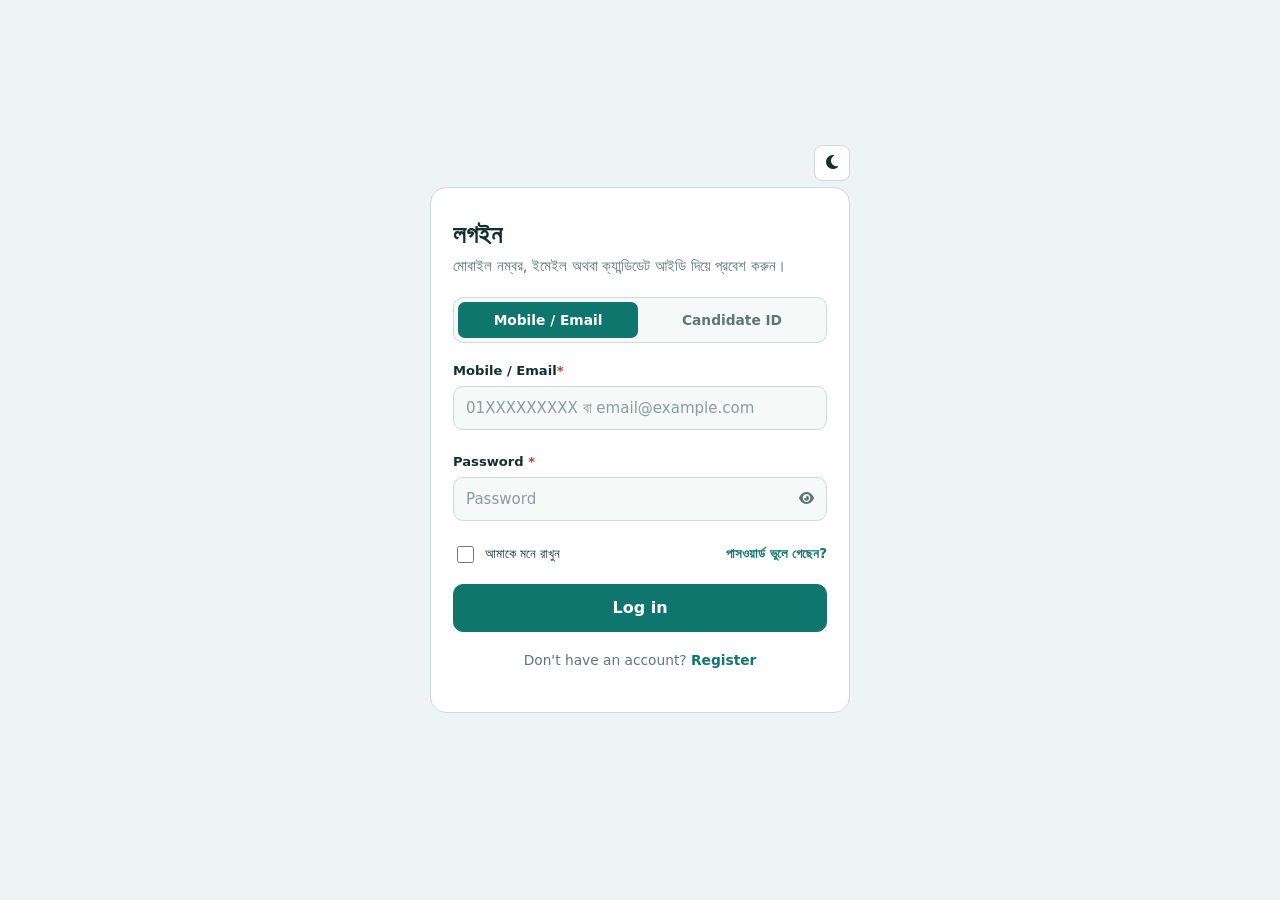
<file: index.html>
<!DOCTYPE html>
<html lang="bn">
<head>
<meta charset="utf-8">
<meta name="viewport" content="width=device-width, initial-scale=1, viewport-fit=cover">
<title>login</title>
<link rel="stylesheet" href="https://cdnjs.cloudflare.com/ajax/libs/font-awesome/6.5.1/css/all.min.css">
<link rel="stylesheet" href="login.css">
</head>
<body>
<div class="wrap">
<button class="theme" id="themeBtn" type="button" aria-label="Toggle theme"><i class="fa-solid fa-sun"></i></button>
<div class="card" id="card">

<section id="login">
<h1>লগইন</h1>
<p class="sub">মোবাইল নম্বর, ইমেইল অথবা ক্যান্ডিডেট আইডি দিয়ে প্রবেশ করুন।</p>
<form id="f" novalidate>
<div class="alert" id="alert" role="alert"></div>
		
<div class="tabs" role="tablist">
		<button type="button" role="tab" class="tab on" data-mode="contact" aria-selected="true">Mobile / Email</button>
		<button type="button" role="tab" class="tab" data-mode="cid" aria-selected="false">Candidate ID</button>
</div>
		
<div>
		<label for="id" id="idLabel">Mobile / Email<span class="req">*</span></label>
		<input id="id" placeholder="01XXXXXXXXX বা email@example.com" autocomplete="username">
		<div class="hint" id="idHint" hidden>ক্যান্ডিডেট আইডি আপনার রেজিস্ট্রেশন নিশ্চিতকরণ বার্তায় দেওয়া আছে।</div>
		<div class="err"></div>
</div>
		
<div>
		<label for="pw">Password <span class="req">*</span></label>
		<div class="pw">
		<input id="pw" type="password" placeholder="Password" autocomplete="current-password">
				<button type="button" id="eye" aria-label="Show password"><i class="fa-solid fa-eye"></i></button>
		</div>
		
		<div class="hint" id="caps" hidden>Caps Lock চালু আছে</div><div class="err"></div>
</div>
		
<div class="row">
		<label class="check" for="rem">
		<input type="checkbox" id="rem">আমাকে মনে রাখুন</label>
		<a href="#forgot" id="toForgot">পাসওয়ার্ড ভুলে গেছেন?</a>
</div>
<button class="btn" id="go" type="submit">Log in</button>
		
</form>
		
<p class="foot">Don't have an account? <a href="#register">Register</a></p>

</section>

<section id="reset">
		<h1>পাসওয়ার্ড রিসেট</h1>
		<p class="sub">আপনার মোবাইল বা ইমেইল দিন, আমরা রিসেট কোড পাঠাব।</p>
		<form id="rf" novalidate>
				<div class="alert" id="ralert" role="status"></div>
				<div>
						<label for="rid">Mobile / Email<span class="req">*</span></label>
						<input id="rid" placeholder="01XXXXXXXXX বা email@example.com">
						<div class="err"></div>
				</div>
				
<button class="btn" id="rgo" type="submit">Send reset code</button>
				
</form>
		
<p class="foot"><a href="#login" id="toLogin">← লগইনে ফিরে যান</a></p>
		
</section>

</div>
</div>

<script src="login.js"></script>
</body>
</html>
</file>
<file: login.css>
:root {
  box-sizing: border-box;
  padding-top: env(safe-area-inset-top, 0px);
  padding-bottom: env(safe-area-inset-bottom, 0px);
  --bg: #eef4f3;
  --panel: #ffffff;
  --field: #f5f9f8;
  --line: #cddad7;
  --text: #12312d;
  --muted: #5d7773;
  --accent: #0f766e;
  --accent-ink: #ffffff;
  --warn-bg: #fff4dc;
  --warn: #8a5a00;
  --err: #c2342f;
  --ok: #15803d;
  --track: #d9e5e2;
}

@media (prefers-color-scheme: dark) {
  :root:not([data-theme="light"]) {
    --bg: #0d1716;
    --panel: #14211f;
    --field: #1b2c29;
    --line: #2c4440;
    --text: #e4f1ee;
    --muted: #8fb0aa;
    --accent: #3ed1bd;
    --accent-ink: #06211d;
    --warn-bg: #2a2412;
    --warn: #f0c15a;
    --err: #ff8a84;
    --ok: #5fd39a;
    --track: #25393b;
  }
}

:root[data-theme="dark"] {
  --bg: #0d1716;
  --panel: #14211f;
  --field: #1b2c29;
  --line: #2c4440;
  --text: #e4f1ee;
  --muted: #8fb0aa;
  --accent: #3ed1bd;
  --accent-ink: #06211d;
  --warn-bg: #2a2412;
  --warn: #f0c15a;
  --err: #ff8a84;
  --ok: #5fd39a;
  --track: #25393b;
  color-scheme: dark;
}

*,
*::before,
*::after {
  box-sizing: inherit;
}

html,
body {
  height: 100%;
}

body {
  margin: 0;
  background: var(--bg);
  color: var(--text);
  font-family: "Hind Siliguri", "Noto Sans Bengali", "Segoe UI", system-ui, sans-serif;
  line-height: 1.5;
  display: flex;
  align-items: center;
  justify-content: center;
  padding: 20px 16px;
}

.wrap {
  width: 100%;
  max-width: 420px;
  position: relative;
}

.card {
  background: var(--panel);
  border: 1px solid var(--line);
  border-radius: 16px;
  padding: 28px 22px;
}

.theme {
  position: absolute;
  top: -6px;
  right: 0;
  transform: translateY(-100%);
  border: 1px solid var(--line);
  background: var(--panel);
  color: var(--text);
  border-radius: 8px;
  width: 36px;
  height: 36px;
  cursor: pointer;
  font-size: 1rem;
}

h1 {
  font-size: 1.55rem;
  margin: 0 0 2px;
}

.sub {
  color: var(--muted);
  margin: 0 0 20px;
  font-size: .92rem;
}

.tabs {
  display: grid;
  grid-template-columns: 1fr 1fr;
  gap: 4px;
  background: var(--field);
  border: 1px solid var(--line);
  border-radius: 10px;
  padding: 4px;
}

.tab {
  height: 36px;
  border: 0;
  border-radius: 7px;
  background: none;
  color: var(--muted);
  font: inherit;
  font-size: .86rem;
  font-weight: 600;
  cursor: pointer;
}

.tab.on {
  background: var(--accent);
  color: var(--accent-ink);
}

form {
  display: grid;
  gap: 18px;
}

label {
  display: block;
  font-size: .82rem;
  font-weight: 600;
  margin-bottom: 5px;
}

.req {
  color: var(--err);
}

input {
  width: 100%;
  height: 44px;
  background: var(--field);
  color: var(--text);
  border: 1.5px solid var(--line);
  border-radius: 10px;
  padding: 0 12px;
  font: inherit;
  font-size: .94rem;
}

input::placeholder {
  color: var(--muted);
  opacity: .7;
}

input:focus-visible,
button:focus-visible,
a:focus-visible {
  outline: 2px solid var(--accent);
  outline-offset: 2px;
}

.bad {
  border-color: var(--err);
}

.err {
  font-size: .76rem;
  color: var(--err);
  margin-top: 4px;
}

.hint {
  font-size: .76rem;
  color: var(--warn);
  margin-top: 4px;
}

.pw {
  position: relative;
}

.pw input {
  padding-right: 44px;
}

.pw button {
  position: absolute;
  right: 4px;
  top: 5px;
  width: 34px;
  height: 34px;
  border: 0;
  background: none;
  color: var(--muted);
  cursor: pointer;
  border-radius: 6px;
}

.row {
  display: flex;
  justify-content: space-between;
  align-items: center;
  gap: 10px;
  font-size: .84rem;
}

.check {
  display: flex;
  gap: 8px;
  align-items: center;
  font-weight: 400;
  margin: 0;
}

.check input {
  width: 17px;
  height: 17px;
  accent-color: var(--accent);
}

a {
  color: var(--accent);
  font-weight: 600;
  text-decoration: none;
}

.btn {
  height: 48px;
  border-radius: 10px;
  font: inherit;
  font-weight: 600;
  cursor: pointer;
  border: 1.5px solid var(--accent);
  background: var(--accent);
  color: var(--accent-ink);
}

.btn[disabled] {
  opacity: .7;
  cursor: progress;
}

.alert {
  display: none;
  border-radius: 10px;
  padding: 10px 12px;
  font-size: .85rem;
  background: var(--warn-bg);
  color: var(--warn);
}

.alert.show {
  display: block;
}

.alert.okk {
  background: transparent;
  border: 1px solid var(--ok);
  color: var(--ok);
}

.foot {
  text-align: center;
  color: var(--muted);
  font-size: .86rem;
  margin-top: 18px;
}

.shake {
  animation: sh .35s;
}

@keyframes sh {
  20%,
  60% {
    transform: translateX(-6px);
  }
  40%,
  80% {
    transform: translateX(6px);
  }
}

@media (prefers-reduced-motion: reduce) {
  .shake {
    animation: none;
  }
}

#reset {
  display: none;
}
</file>
